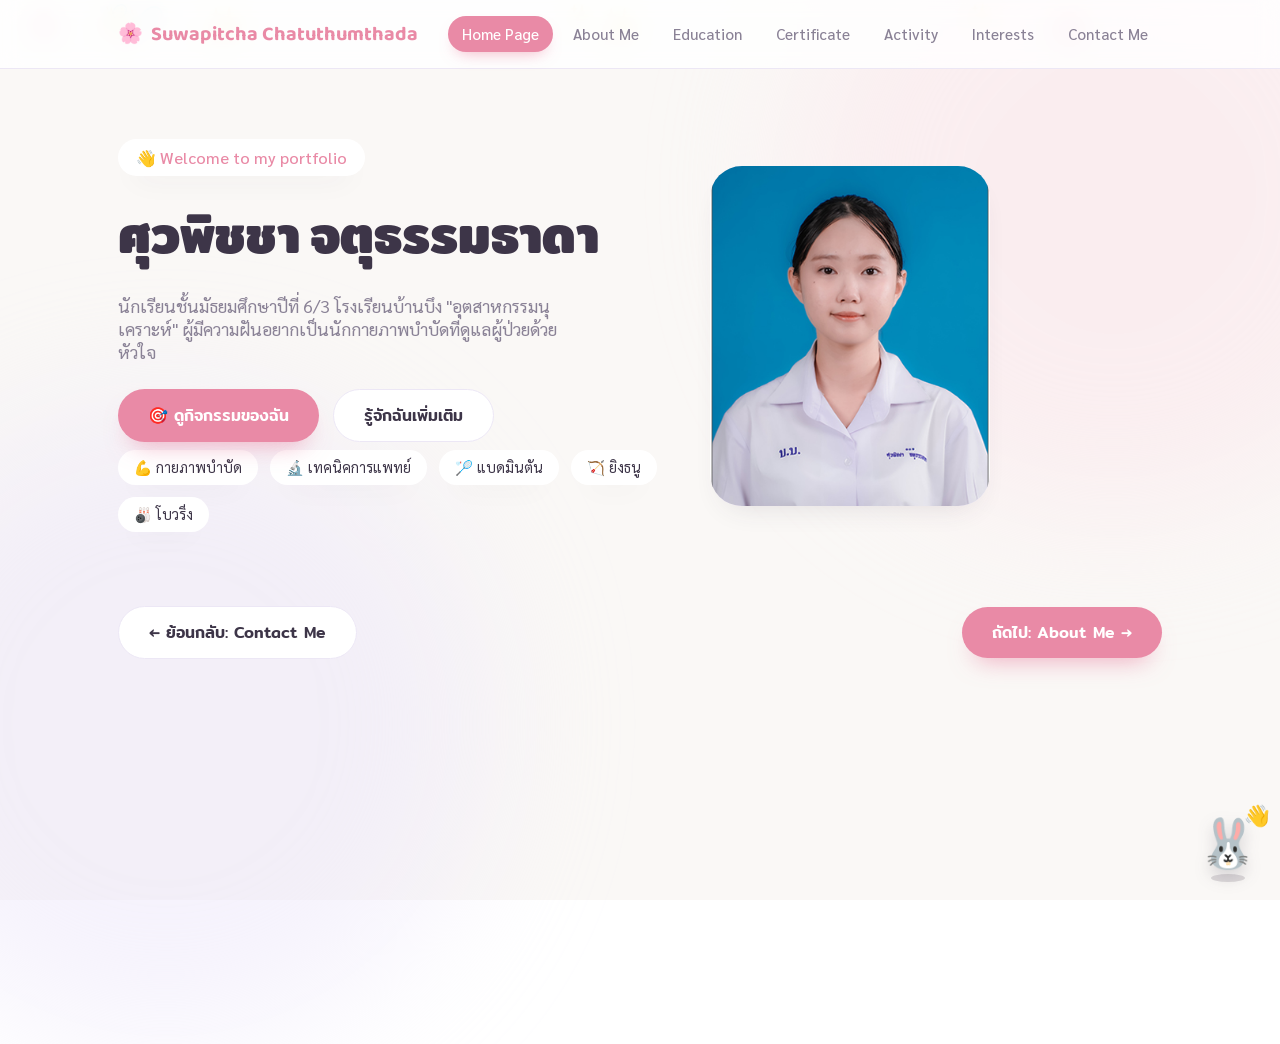
<file: index.html>
<!DOCTYPE html>
<html lang="th">
<head>
<meta charset="UTF-8">
<meta name="viewport" content="width=device-width, initial-scale=1.0">
<title>ศุวพิชชา จตุธรรมธาดา | หน้าแรก</title>
<link rel="stylesheet" href="style.css">
</head>
<body>

<div class="bg-aurora"></div>
<div class="floaties"></div>

<nav class="navbar">
  <div class="nav-inner">
    <a href="index.html" class="brand" data-transition><span class="bloom">🌸</span> Suwapitcha Chatuthumthada</a>
    <ul class="nav-links">
      <li><a href="index.html" class="active" data-transition>Home Page</a></li>
      <li><a href="about.html" data-transition>About Me</a></li>
      <li><a href="education_history.html" data-transition>Education</a></li>
      <li><a href="certificate.html" data-transition>Certificate</a></li>
      <li><a href="activity.html" data-transition>Activity</a></li>
      <li><a href="interests.html" data-transition>Interests</a></li>
      <li><a href="contact.html" data-transition>Contact Me</a></li>
    </ul>
  </div>
</nav>

<main class="wrap">
  <section class="hero">
    <div>
      <span class="badge-pill">👋 Welcome to my portfolio</span>
      <h1>ศุวพิชชา จตุธรรมธาดา</h1>
      <p class="lead">นักเรียนชั้นมัธยมศึกษาปีที่ 6/3 โรงเรียนบ้านบึง "อุตสาหกรรมนุเคราะห์" ผู้มีความฝันอยากเป็นนักกายภาพบำบัดที่ดูแลผู้ป่วยด้วยหัวใจ</p>
      <div style="display:flex; gap:14px; flex-wrap:wrap;">
        <a href="activity.html" class="btn btn-primary" data-transition>🎯 ดูกิจกรรมของฉัน</a>
        <a href="about.html" class="btn btn-ghost" data-transition>รู้จักฉันเพิ่มเติม</a>
      </div>
      <div class="tag-row">
        <span class="tag-chip">💪 กายภาพบำบัด</span>
        <span class="tag-chip">🔬 เทคนิคการแพทย์</span>
        <span class="tag-chip">🏸 แบดมินตัน</span>
        <span class="tag-chip">🏹 ยิงธนู</span>
        <span class="tag-chip">🎳 โบวริ่ง</span>
      </div>
    </div>
    <div class="hero-photo">
      <span class="ph-label">Profile Photo<br><small>images/profile.jpg</small></span>
      <img src="../profile.jpg" alt="รูปโปรไฟล์ของศุวพิชชา" onerror="this.style.display='none'">
    </div>
  </section>

  <div class="page-nav">
    <a href="contact.html" class="btn btn-ghost" data-transition>← ย้อนกลับ: Contact Me</a>
    <a href="about.html" class="btn btn-primary" data-transition>ถัดไป: About Me →</a>
  </div>
</main>

<div class="mascot-wrap" aria-hidden="true">
  <div class="mascot-inner">
    <span class="mascot-char">🐰</span>
    <span class="mascot-prop">👋</span>
  </div>
  <div class="mascot-shadow"></div>
</div>

<script src="script.js"></script>
</body>
</html>
</file>
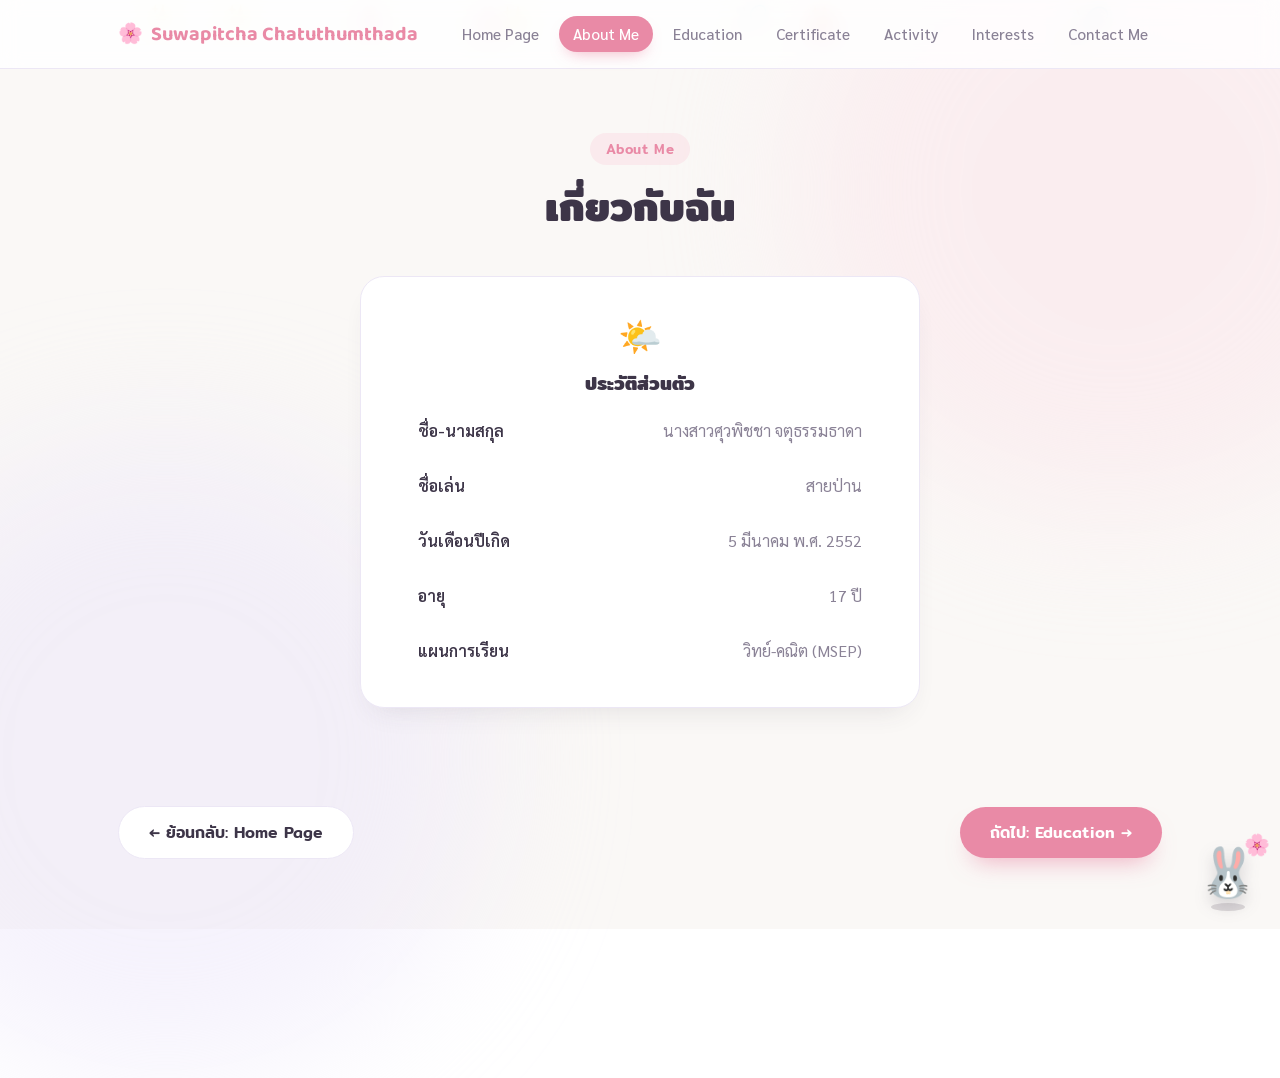
<file: about.html>
<!DOCTYPE html>
<html lang="th">
<head>
<meta charset="UTF-8">
<meta name="viewport" content="width=device-width, initial-scale=1.0">
<title>ศุวพิชชา จตุธรรมธาดา | About Me</title>
<link rel="stylesheet" href="style.css">
</head>
<body>

<div class="bg-aurora"></div>
<div class="floaties"></div>

<nav class="navbar">
  <div class="nav-inner">
    <a href="index.html" class="brand" data-transition><span class="bloom">🌸</span> Suwapitcha Chatuthumthada</a>
    <ul class="nav-links">
      <li><a href="index.html" data-transition>Home Page</a></li>
      <li><a href="about.html" class="active" data-transition>About Me</a></li>
      <li><a href="education_history.html" data-transition>Education</a></li>
      <li><a href="certificate.html" data-transition>Certificate</a></li>
      <li><a href="activity.html" data-transition>Activity</a></li>
      <li><a href="interests.html" data-transition>Interests</a></li>
      <li><a href="contact.html" data-transition>Contact Me</a></li>
    </ul>
  </div>
</nav>

<main class="wrap">
  <section class="section center">
    <span class="eyebrow">About Me</span>
    <h2 class="section-title">เกี่ยวกับฉัน</h2>

    <div class="card" style="max-width:560px; margin:0 auto;">
      <span class="card-emoji">🌤️</span>
      <h3>ประวัติส่วนตัว</h3>
      <ul class="info-list">
        <li><b>ชื่อ-นามสกุล</b> <span class="val">นางสาวศุวพิชชา จตุธรรมธาดา</span></li>
        <li><b>ชื่อเล่น</b> <span class="val">สายป่าน</span></li>
        <li><b>วันเดือนปีเกิด</b> <span class="val">5 มีนาคม พ.ศ. 2552</span></li>
        <li><b>อายุ</b> <span class="val">17 ปี</span></li>
        <li><b>แผนการเรียน</b> <span class="val">วิทย์-คณิต (MSEP)</span></li>
      </ul>
    </div>
  </section>

  <div class="page-nav">
    <a href="index.html" class="btn btn-ghost" data-transition>← ย้อนกลับ: Home Page</a>
    <a href="education_history.html" class="btn btn-primary" data-transition>ถัดไป: Education →</a>
  </div>
</main>

<div class="mascot-wrap" aria-hidden="true">
  <div class="mascot-inner">
    <span class="mascot-char">🐰</span>
    <span class="mascot-prop">🌸</span>
  </div>
  <div class="mascot-shadow"></div>
</div>

<script src="script.js"></script>
</body>
</html>
</file>
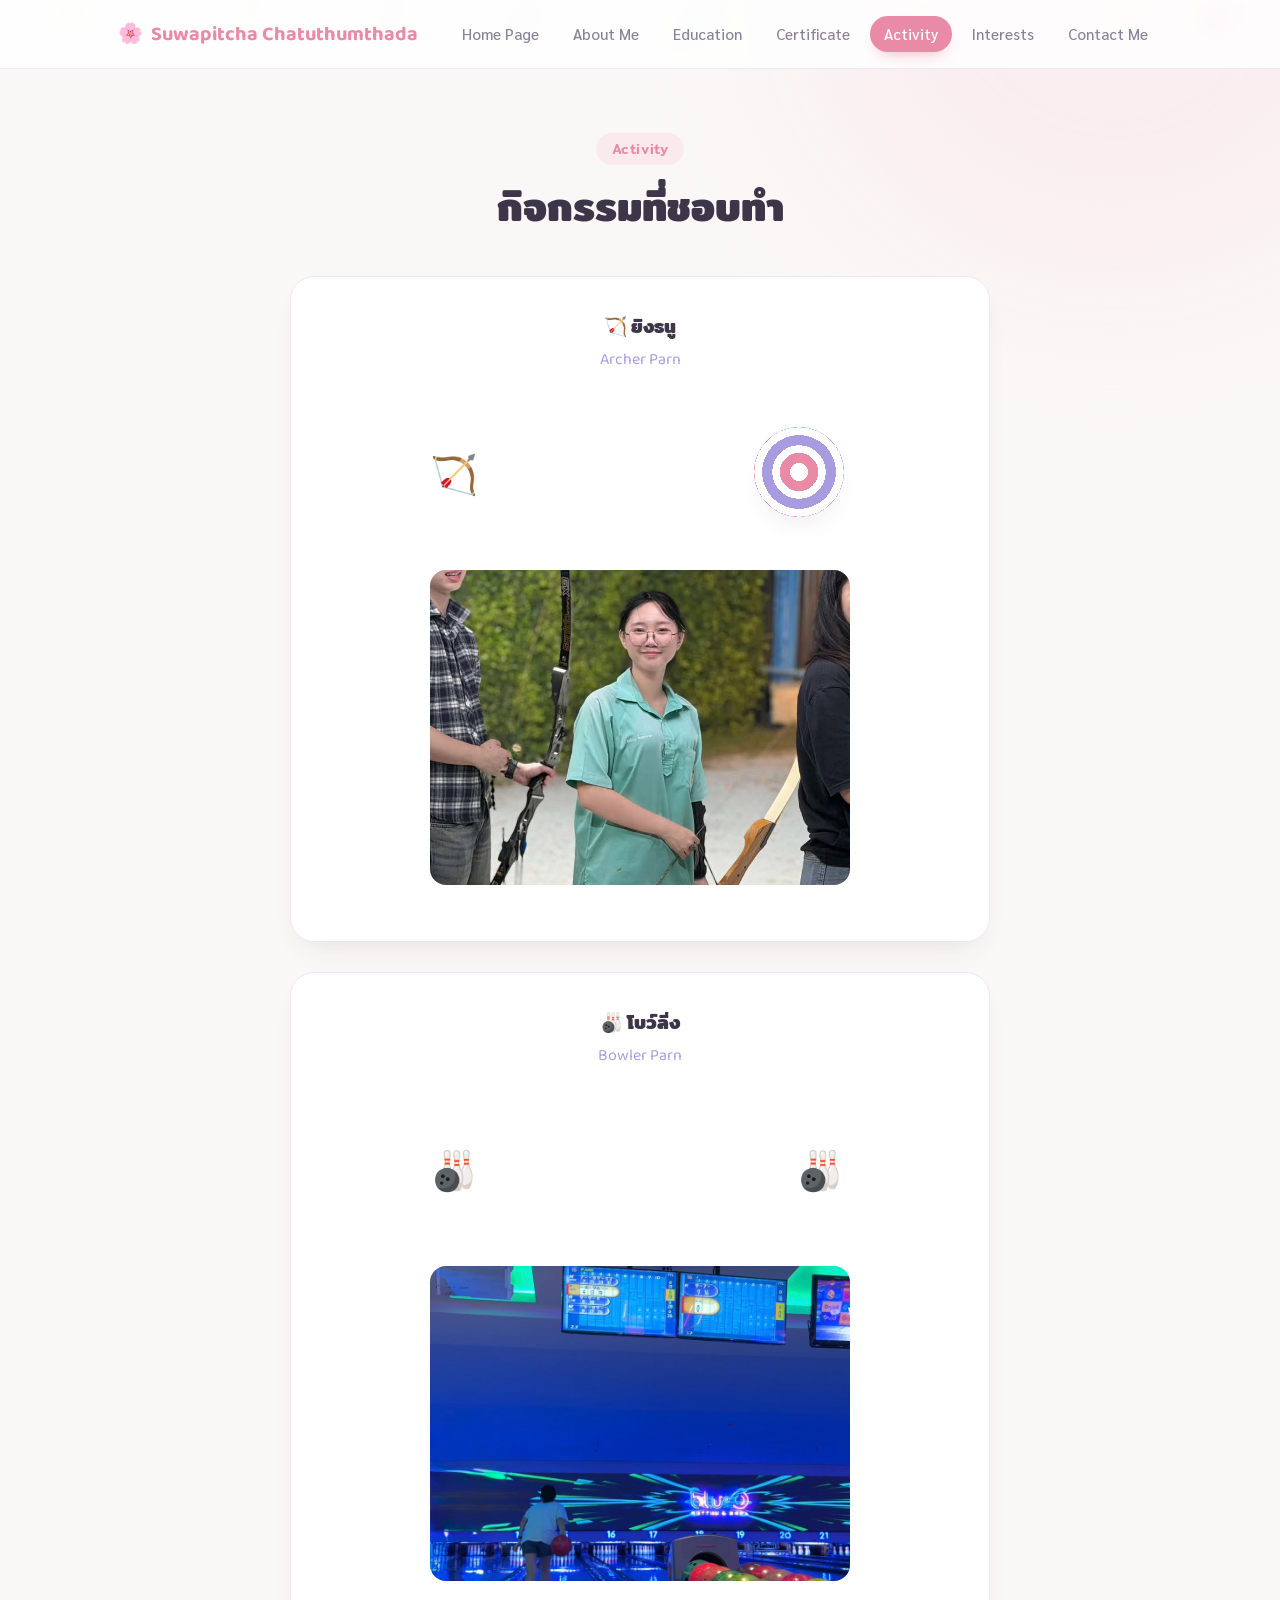
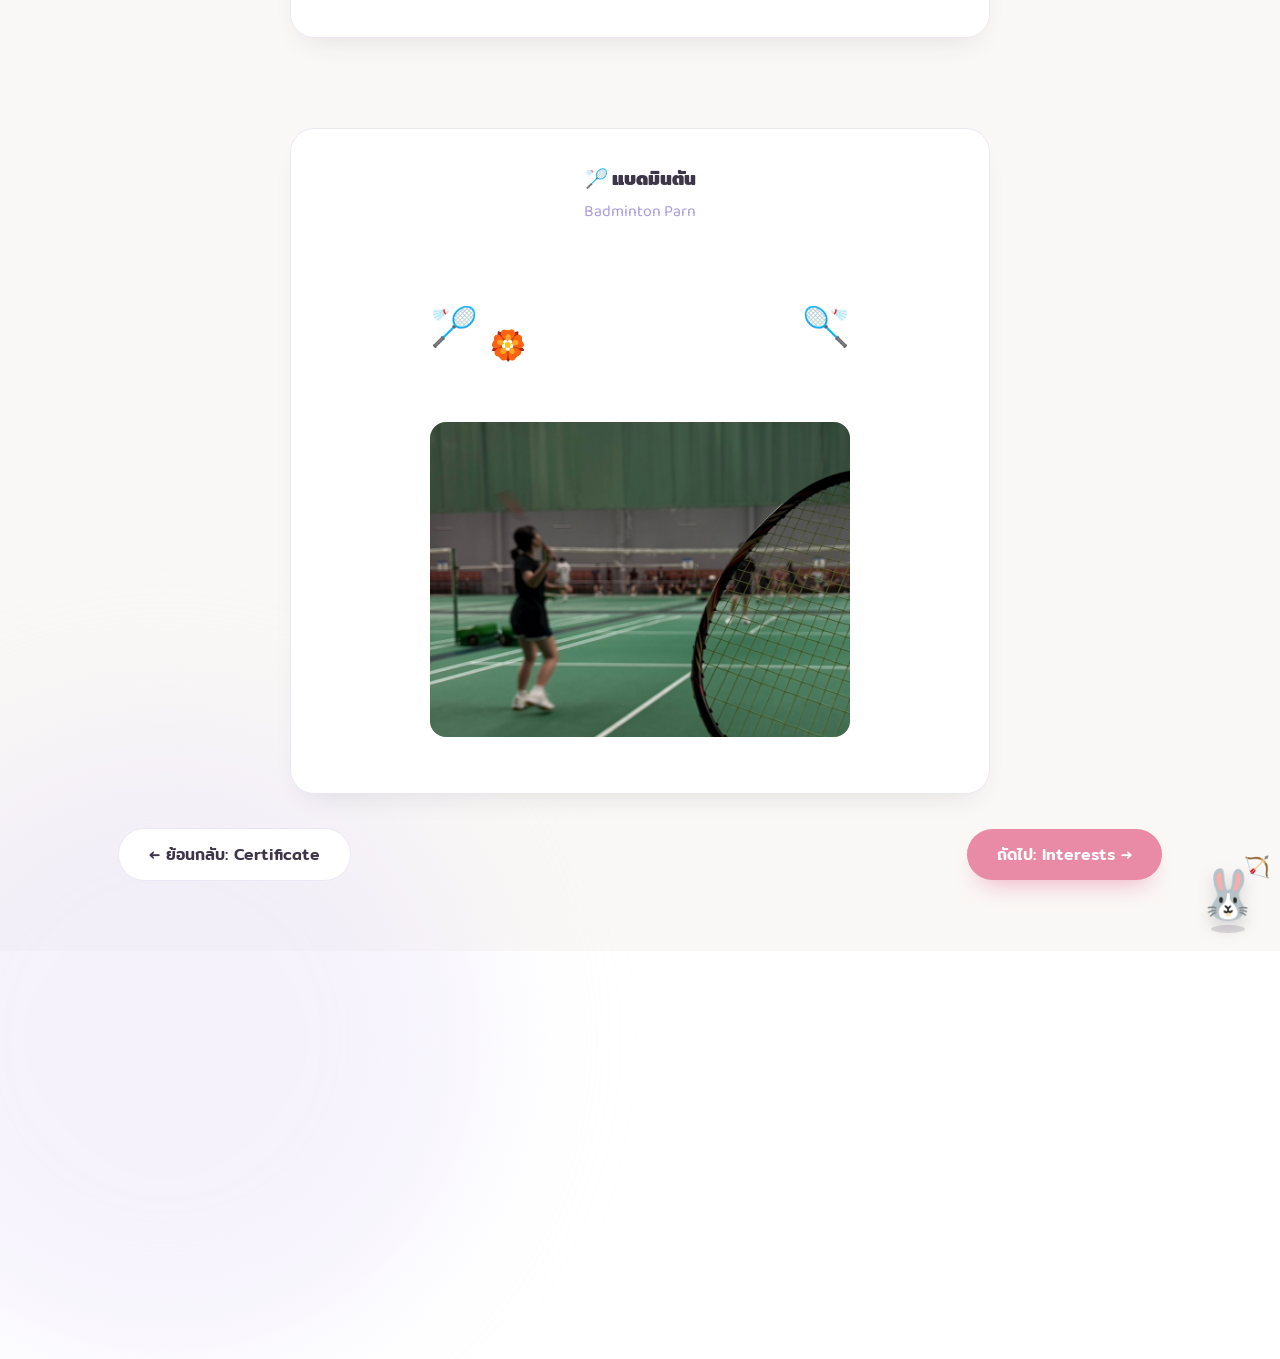
<file: activity.html>
<!DOCTYPE html>
<html lang="th">
<head>
<meta charset="UTF-8">
<meta name="viewport" content="width=device-width, initial-scale=1.0">
<title>ศุวพิชชา จตุธรรมธาดา | Activity</title>
<link rel="stylesheet" href="style.css">
</head>
<body>

<div class="bg-aurora"></div>
<div class="floaties"></div>

<nav class="navbar">
  <div class="nav-inner">
    <a href="index.html" class="brand" data-transition><span class="bloom">🌸</span> Suwapitcha Chatuthumthada</a>
    <ul class="nav-links">
      <li><a href="index.html" data-transition>Home Page</a></li>
      <li><a href="about.html" data-transition>About Me</a></li>
      <li><a href="education_history.html" data-transition>Education</a></li>
      <li><a href="certificate.html" data-transition>Certificate</a></li>
      <li><a href="activity.html" class="active" data-transition>Activity</a></li>
      <li><a href="interests.html" data-transition>Interests</a></li>
      <li><a href="contact.html" data-transition>Contact Me</a></li>
    </ul>
  </div>
</nav>

<main class="wrap">
  <section class="section center">
    <span class="eyebrow">Activity</span>
    <h2 class="section-title">กิจกรรมที่ชอบทำ</h2>

    <div class="card" style="max-width:700px; margin:0 auto; text-align:left;">
      <h3 style="text-align:center;">🏹 ยิงธนู</h3>
      <p style="text-align:center; font-family:'Baloo 2',sans-serif; color:var(--purple); margin-top:-4px;">Archer Parn</p>

      <div class="archery-scene" aria-hidden="true">
        <span class="arrow">🏹</span>
        <span class="target"></span>
      </div>

      <div class="photo-box">
        <span class="ph-label">รูปภาพตอนทำกิจกรรม<br><small>images/activity-archery.jpg</small></span>
        <img src="../archery.jpg" alt="ภาพตอนทำกิจกรรมยิงธนู" onerror="this.style.display='none'">
      </div>
    </div>

    <div class="card" style="max-width:700px; margin:0 auto; text-align:left; margin-top: 30px;">
      <h3 style="text-align:center;">🎳 โบว์ลิ่ง</h3>
      <p style="text-align:center; font-family:'Baloo 2',sans-serif; color:var(--purple); margin-top:-4px;">Bowler Parn</p>

      <div class="bowling-scene" aria-hidden="true">
        <span class="ball">🎳</span>
        <span class="pins">🎳</span>
      </div>

      <div class="photo-box">
        <span class="ph-label" style="height: 300px;">รูปภาพตอนทำกิจกรรม<br></span>
        <img src="../bowler.jpg" alt="ภาพตอนทำกิจกรรมโบว์ลิ่ง" onerror="this.style.display='none'">
      </div>
    </div>
  </section>

  <div class="card" style="max-width:700px; margin:26px auto 0; text-align:left;">
      <h3 style="text-align:center;">🏸 แบดมินตัน</h3>
      <p style="text-align:center; font-family:'Baloo 2',sans-serif; color:var(--purple); margin-top:-4px;">Badminton Parn</p>

      <div class="badminton-scene" aria-hidden="true">
        <span class="racket-left">🏸</span>
        <span class="shuttle">🏵️</span>
        <span class="racket-right">🏸</span>
      </div>

      <div class="photo-box">
        <span class="ph-label">รูปภาพตอนทำกิจกรรม<br><small>images/activity-badminton.jpg</small></span>
        <img src="../Badmintion.jpg" alt="ภาพตอนทำกิจกรรมแบดมินตัน" onerror="this.style.display='none'">
      </div>
    </div>
  </section>

  <div class="page-nav">
    <a href="certificate.html" class="btn btn-ghost" data-transition>← ย้อนกลับ: Certificate</a>
    <a href="interests.html" class="btn btn-primary" data-transition>ถัดไป: Interests →</a>
  </div>
</main>

<div class="mascot-wrap" aria-hidden="true">
  <div class="mascot-inner">
    <span class="mascot-char">🐰</span>
    <span class="mascot-prop">🏹</span>
  </div>
  <div class="mascot-shadow"></div>
</div>

<script src="script.js"></script>
</body>
</html>
</file>
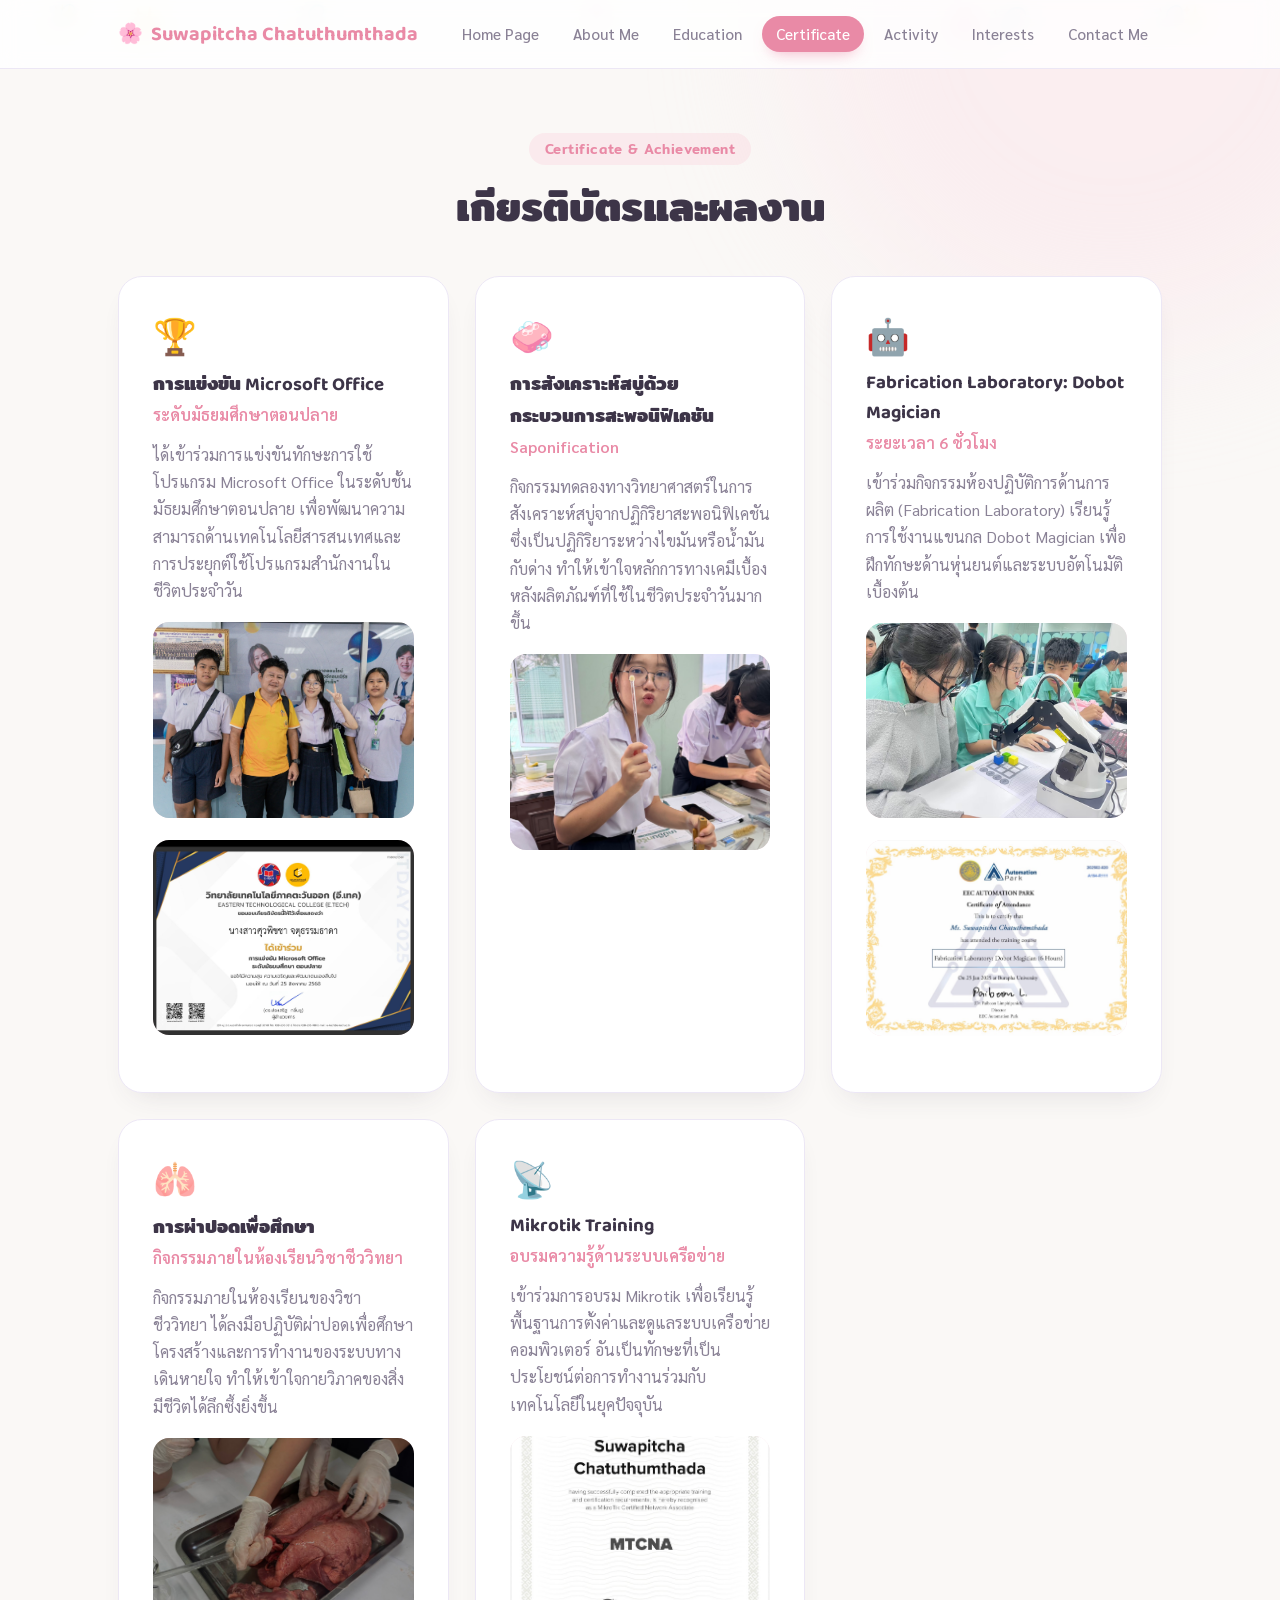
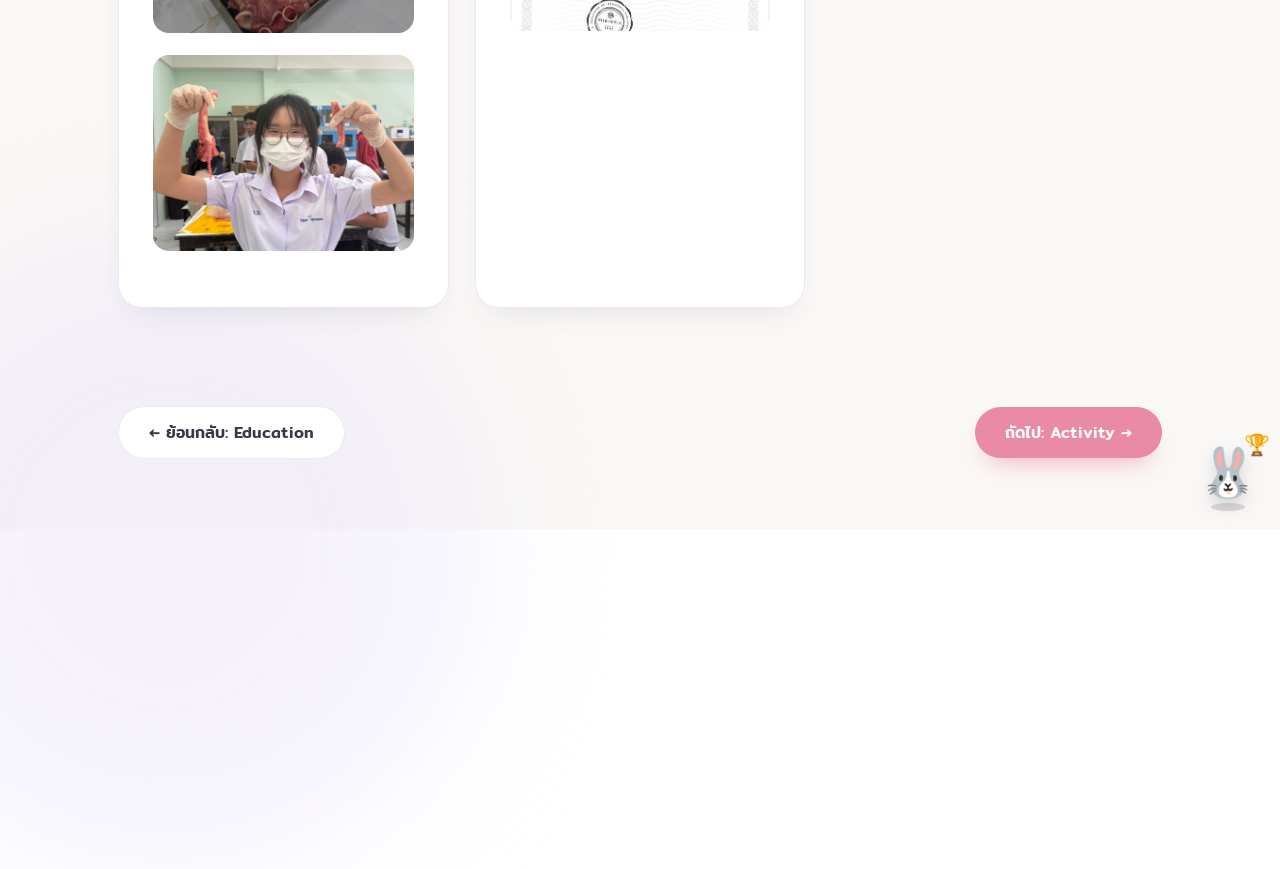
<file: certificate.html>
<!DOCTYPE html>
<html lang="th">
<head>
<meta charset="UTF-8">
<meta name="viewport" content="width=device-width, initial-scale=1.0">
<title>ศุวพิชชา จตุธรรมธาดา | Certificate</title>
<link rel="stylesheet" href="style.css">
</head>
<body>

<div class="bg-aurora"></div>
<div class="floaties"></div>

<nav class="navbar">
  <div class="nav-inner">
    <a href="index.html" class="brand" data-transition><span class="bloom">🌸</span> Suwapitcha Chatuthumthada</a>
    <ul class="nav-links">
      <li><a href="index.html" data-transition>Home Page</a></li>
      <li><a href="about.html" data-transition>About Me</a></li>
      <li><a href="education_history.html" data-transition>Education</a></li>
      <li><a href="certificate.html" class="active" data-transition>Certificate</a></li>
      <li><a href="activity.html" data-transition>Activity</a></li>
      <li><a href="interests.html" data-transition>Interests</a></li>
      <li><a href="contact.html" data-transition>Contact Me</a></li>
    </ul>
  </div>
</nav>

<main class="wrap">
  <section class="section center">
    <span class="eyebrow">Certificate &amp; Achievement</span>
    <h2 class="section-title">เกียรติบัตรและผลงาน</h2>

    <div class="grid grid-2" style="text-align:left;">

      <div class="card">
        <span class="card-emoji">🏆</span>
        <h3>การแข่งขัน Microsoft Office</h3>
        <p style="color:var(--pink); font-weight:600; margin-top:-4px;">ระดับมัธยมศึกษาตอนปลาย</p>
        <p style="color:var(--ink-soft); line-height:1.7;">
          ได้เข้าร่วมการแข่งขันทักษะการใช้โปรแกรม Microsoft Office ในระดับชั้นมัธยมศึกษาตอนปลาย
          เพื่อพัฒนาความสามารถด้านเทคโนโลยีสารสนเทศและการประยุกต์ใช้โปรแกรมสำนักงานในชีวิตประจำวัน
        </p>
        <div class="photo-box">
          <span class="ph-label">รูปภาพตอนทำกิจกรรม<br></span>
          <img src="../Parn1.jpg" alt="ภาพการแข่งขัน Microsoft Office" onerror="this.style.display='none'">
        </div>
        <div class="photo-box">
          <span class="ph-label">เกียรติบัตร<br></span>
          <img src="../Certificate1.jpg" alt="เกียรติบัตรการแข่งขัน Microsoft Office" onerror="this.style.display='none'">
        </div>
      </div>

      <div class="card">
        <span class="card-emoji">🧼</span>
        <h3>การสังเคราะห์สบู่ด้วยกระบวนการสะพอนิฟิเคชัน</h3>
        <p style="color:var(--pink); font-weight:600; margin-top:-4px;">Saponification</p>
        <p style="color:var(--ink-soft); line-height:1.7;">
          กิจกรรมทดลองทางวิทยาศาสตร์ในการสังเคราะห์สบู่จากปฏิกิริยาสะพอนิฟิเคชัน
          ซึ่งเป็นปฏิกิริยาระหว่างไขมันหรือน้ำมันกับด่าง ทำให้เข้าใจหลักการทางเคมีเบื้องหลังผลิตภัณฑ์ที่ใช้ในชีวิตประจำวันมากขึ้น
        </p>
        <div class="photo-box">
          <span class="ph-label">รูปภาพตอนทำกิจกรรม<br><small>images/saponification-activity.jpg</small></span>
          <img src="../saponification-activity.jpg" alt="ภาพกิจกรรมการสังเคราะห์สบู่ด้วยกระบวนการสะพอนิฟิเคชัน" onerror="this.style.display='none'">
        </div>
      </div>

      <div class="card">
        <span class="card-emoji">🤖</span>
        <h3>Fabrication Laboratory: Dobot Magician</h3>
        <p style="color:var(--pink); font-weight:600; margin-top:-4px;">ระยะเวลา 6 ชั่วโมง</p>
        <p style="color:var(--ink-soft); line-height:1.7;">
          เข้าร่วมกิจกรรมห้องปฏิบัติการด้านการผลิต (Fabrication Laboratory) เรียนรู้การใช้งานแขนกล Dobot Magician
          เพื่อฝึกทักษะด้านหุ่นยนต์และระบบอัตโนมัติเบื้องต้น
        </p>
        <div class="photo-box">
          <span class="ph-label">รูปภาพตอนทำกิจกรรม<br><small>images/dobot-magician-activity.jpg</small></span>
          <img src="../Parn3.jpg" alt="ภาพกิจกรรม Fabrication Laboratory Dobot Magician" onerror="this.style.display='none'">
        </div>
        <div class="photo-box">
          <span class="ph-label">เกียรติบัตร<br><small>images/dobot-magician-certificate.jpg</small></span>
          <img src="../Robot_Certificate.jpg" alt="เกียรติบัตร Fabrication Laboratory Dobot Magician" onerror="this.style.display='none'">
        </div>
      </div>

      <div class="card">
        <span class="card-emoji">🫁</span>
        <h3>การผ่าปอดเพื่อศึกษา</h3>
        <p style="color:var(--pink); font-weight:600; margin-top:-4px;">กิจกรรมภายในห้องเรียนวิชาชีววิทยา</p>
        <p style="color:var(--ink-soft); line-height:1.7;">
          กิจกรรมภายในห้องเรียนของวิชาชีววิทยา ได้ลงมือปฏิบัติผ่าปอดเพื่อศึกษาโครงสร้างและการทำงานของระบบทางเดินหายใจ
          ทำให้เข้าใจกายวิภาคของสิ่งมีชีวิตได้ลึกซึ้งยิ่งขึ้น
        </p>
        <div class="photo-box">
          <span class="ph-label">รูปภาพตอนทำกิจกรรม<br><small>images/biology-lung-dissection.jpg</small></span>
          <img src="../Photo1.jpg" alt="ภาพกิจกรรมการผ่าปอดเพื่อศึกษาในวิชาชีววิทยา" onerror="this.style.display='none'">
        </div>
        <div class="photo-box">
          <span class="ph-label">รูปภาพตอนทำกิจกรรม<br><small>images/biology-lung-dissection.jpg</small></span>
          <img src="../Photo2.jpg" alt="ภาพกิจกรรมการผ่าปอดเพื่อศึกษาในวิชาชีววิทยา" onerror="this.style.display='none'">
        </div>
      </div>

      <div class="card">
        <span class="card-emoji">📡</span>
        <h3>Mikrotik Training</h3>
        <p style="color:var(--pink); font-weight:600; margin-top:-4px;">อบรมความรู้ด้านระบบเครือข่าย</p>
        <p style="color:var(--ink-soft); line-height:1.7;">
          เข้าร่วมการอบรม Mikrotik เพื่อเรียนรู้พื้นฐานการตั้งค่าและดูแลระบบเครือข่ายคอมพิวเตอร์
          อันเป็นทักษะที่เป็นประโยชน์ต่อการทำงานร่วมกับเทคโนโลยีในยุคปัจจุบัน
        </p>
        <div class="photo-box">
          <span class="ph-label" style="height: 250px;">รูปภาพตอนทำกิจกรรม<br><small>images/mikrotik-training.jpg</small></span>
          <img src="../Micro.jpg" alt="ภาพกิจกรรมการอบรม Mikrotik" onerror="this.style.display='none'">
        </div>
      </div>

    </div>
  </section>

  <div class="page-nav">
    <a href="education.html" class="btn btn-ghost" data-transition>← ย้อนกลับ: Education</a>
    <a href="activity.html" class="btn btn-primary" data-transition>ถัดไป: Activity →</a>
  </div>
</main>

<div class="mascot-wrap" aria-hidden="true">
  <div class="mascot-inner">
    <span class="mascot-char">🐰</span>
    <span class="mascot-prop">🏆</span>
  </div>
  <div class="mascot-shadow"></div>
</div>

<script src="script.js"></script>
</body>
</html>
</file>
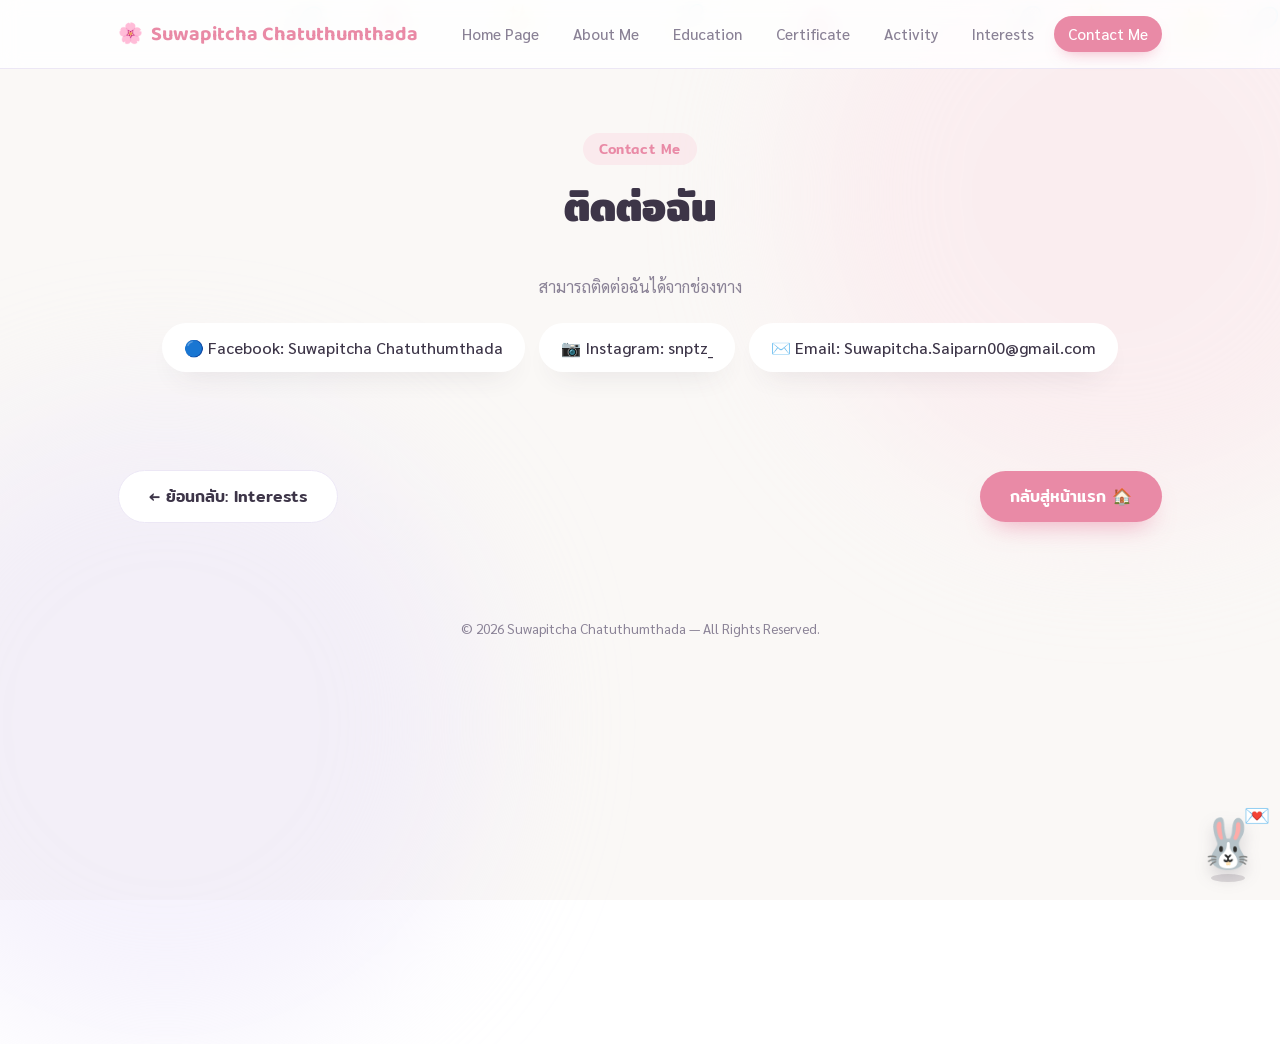
<file: contact.html>
<!DOCTYPE html>
<html lang="th">
<head>
<meta charset="UTF-8">
<meta name="viewport" content="width=device-width, initial-scale=1.0">
<title>ศุวพิชชา จตุธรรมธาดา | Contact Me</title>
<link rel="stylesheet" href="style.css">
</head>
<body>

<div class="bg-aurora"></div>
<div class="floaties"></div>

<nav class="navbar">
  <div class="nav-inner">
    <a href="index.html" class="brand" data-transition><span class="bloom">🌸</span> Suwapitcha Chatuthumthada</a>
    <ul class="nav-links">
      <li><a href="index.html" data-transition>Home Page</a></li>
      <li><a href="about.html" data-transition>About Me</a></li>
      <li><a href="education_history.html" data-transition>Education</a></li>
      <li><a href="certificate.html" data-transition>Certificate</a></li>
      <li><a href="activity.html" data-transition>Activity</a></li>
      <li><a href="interests.html" data-transition>Interests</a></li>
      <li><a href="contact.html" class="active" data-transition>Contact Me</a></li>
    </ul>
  </div>
</nav>

<main class="wrap">
  <section class="section center">
    <span class="eyebrow">Contact Me</span>
    <h2 class="section-title">ติดต่อฉัน</h2>
    <p style="color:var(--ink-soft);">สามารถติดต่อฉันได้จากช่องทาง</p>

    <div class="contact-links">
      <a href="https://facebook.com" target="_blank" rel="noopener">🔵 Facebook: Suwapitcha Chatuthumthada</a>
      <a href="https://instagram.com" target="_blank" rel="noopener">📷 Instagram: snptz_</a>
      <a href="mailto:Suwapitcha.Saioarn00@gmail.com">✉️ Email: Suwapitcha.Saiparn00@gmail.com</a>
    </div>
  </section>

  <div class="page-nav">
    <a href="interests.html" class="btn btn-ghost" data-transition>← ย้อนกลับ: Interests</a>
    <a href="index.html" class="btn btn-primary" data-transition>กลับสู่หน้าแรก 🏠</a>
  </div>

  <footer>© 2026 Suwapitcha Chatuthumthada — All Rights Reserved.</footer>
</main>

<div class="mascot-wrap" aria-hidden="true">
  <div class="mascot-inner">
    <span class="mascot-char">🐰</span>
    <span class="mascot-prop">💌</span>
  </div>
  <div class="mascot-shadow"></div>
</div>

<script src="script.js"></script>
</body>
</html>
</file>
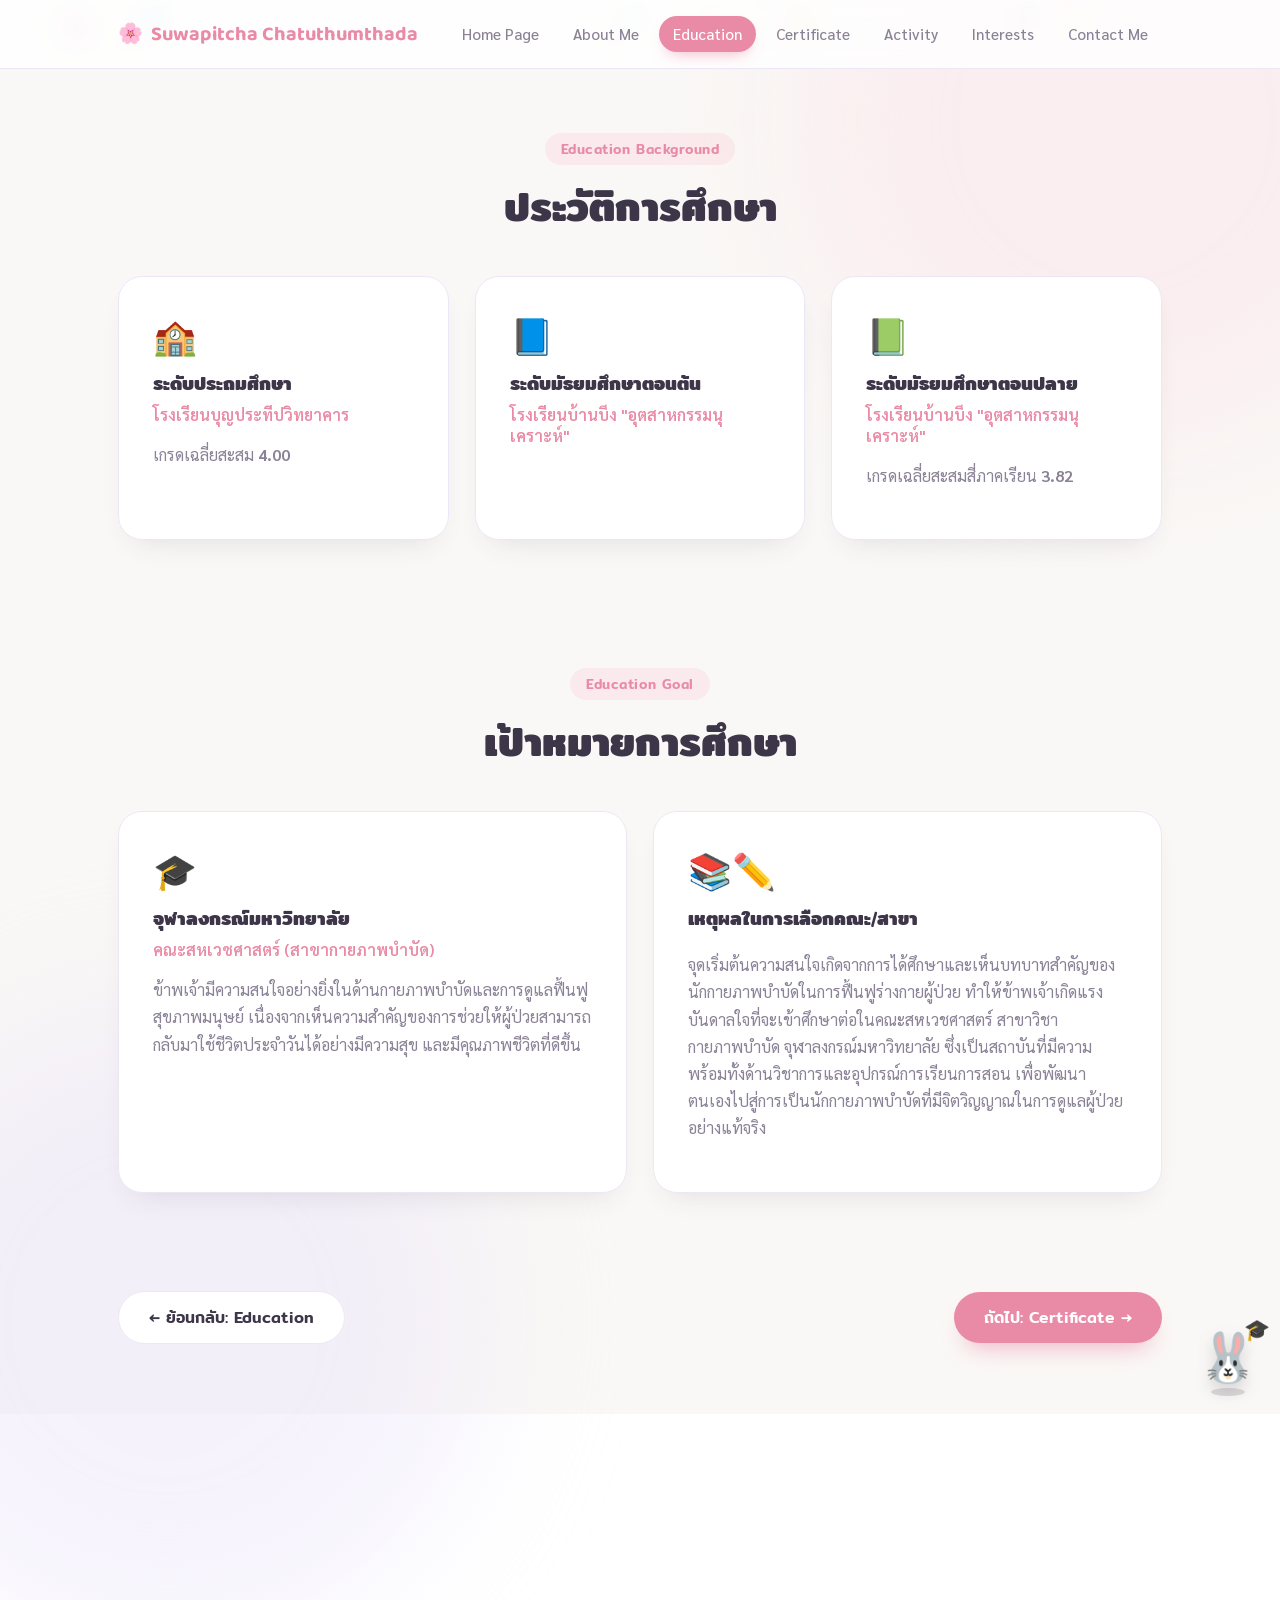
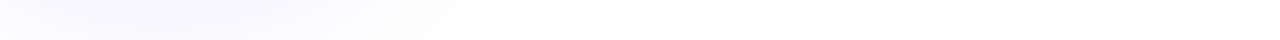
<file: education_history.html>
<!DOCTYPE html>
<html lang="th">
<head>
<meta charset="UTF-8">
<meta name="viewport" content="width=device-width, initial-scale=1.0">
<title>ศุวพิชชา จตุธรรมธาดา | Education</title>
<link rel="stylesheet" href="style.css">
</head>
<body>

<div class="bg-aurora"></div>
<div class="floaties"></div>

<nav class="navbar">
  <div class="nav-inner">
    <a href="index.html" class="brand" data-transition><span class="bloom">🌸</span> Suwapitcha Chatuthumthada</a>
    <ul class="nav-links">
      <li><a href="index.html" data-transition>Home Page</a></li>
      <li><a href="about.html" data-transition>About Me</a></li>
      <li><a href="education_history.html" class="active" data-transition>Education</a></li>
      <li><a href="certificate.html" data-transition>Certificate</a></li>
      <li><a href="activity.html" data-transition>Activity</a></li>
      <li><a href="interests.html" data-transition>Interests</a></li>
      <li><a href="contact.html" data-transition>Contact Me</a></li>
    </ul>
  </div>
</nav>

<main class="wrap">
  <section class="section center">
    <span class="eyebrow">Education Background</span>
    <h2 class="section-title">ประวัติการศึกษา</h2>

    <div class="grid grid-3" style="text-align:left;">
      <div class="card">
        <span class="card-emoji">🏫</span>
        <h3>ระดับประถมศึกษา</h3>
        <p style="color:var(--pink); font-weight:600; margin-top:-4px;">โรงเรียนบุญประทีปวิทยาคาร</p>
        <p style="color:var(--ink-soft); line-height:1.7;">
          เกรดเฉลี่ยสะสม <strong>4.00</strong>
        </p>
      </div>
      <div class="card">
        <span class="card-emoji">📘</span>
        <h3>ระดับมัธยมศึกษาตอนต้น</h3>
        <p style="color:var(--pink); font-weight:600; margin-top:-4px;">โรงเรียนบ้านบึง "อุตสาหกรรมนุเคราะห์"</p>
        <p style="color:var(--ink-soft); line-height:1.7;">
          &nbsp;
        </p>
      </div>
      <div class="card">
        <span class="card-emoji">📗</span>
        <h3>ระดับมัธยมศึกษาตอนปลาย</h3>
        <p style="color:var(--pink); font-weight:600; margin-top:-4px;">โรงเรียนบ้านบึง "อุตสาหกรรมนุเคราะห์"</p>
        <p style="color:var(--ink-soft); line-height:1.7;">
          เกรดเฉลี่ยสะสมสี่ภาคเรียน <strong>3.82</strong>
        </p>
      </div>
    </div>
  </section>

  <section class="section center">
    <span class="eyebrow">Education Goal</span>
    <h2 class="section-title">เป้าหมายการศึกษา</h2>

    <div class="grid grid-2" style="text-align:left;">
      <div class="card">
        <span class="card-emoji">🎓</span>
        <h3>จุฬาลงกรณ์มหาวิทยาลัย</h3>
        <p style="color:var(--pink); font-weight:600; margin-top:-4px;">คณะสหเวชศาสตร์ (สาขากายภาพบำบัด)</p>
        <p style="color:var(--ink-soft); line-height:1.7;">
          ข้าพเจ้ามีความสนใจอย่างยิ่งในด้านกายภาพบำบัดและการดูแลฟื้นฟูสุขภาพมนุษย์
          เนื่องจากเห็นความสำคัญของการช่วยให้ผู้ป่วยสามารถกลับมาใช้ชีวิตประจำวันได้อย่างมีความสุข
          และมีคุณภาพชีวิตที่ดีขึ้น
        </p>
      </div>
      <div class="card">
        <span class="card-emoji">📚✏️</span>
        <h3>เหตุผลในการเลือกคณะ/สาขา</h3>
        <p style="color:var(--ink-soft); line-height:1.7;">
          จุดเริ่มต้นความสนใจเกิดจากการได้ศึกษาและเห็นบทบาทสำคัญของนักกายภาพบำบัดในการฟื้นฟูร่างกายผู้ป่วย
          ทำให้ข้าพเจ้าเกิดแรงบันดาลใจที่จะเข้าศึกษาต่อในคณะสหเวชศาสตร์ สาขาวิชากายภาพบำบัด
          จุฬาลงกรณ์มหาวิทยาลัย ซึ่งเป็นสถาบันที่มีความพร้อมทั้งด้านวิชาการและอุปกรณ์การเรียนการสอน
          เพื่อพัฒนาตนเองไปสู่การเป็นนักกายภาพบำบัดที่มีจิตวิญญาณในการดูแลผู้ป่วยอย่างแท้จริง
        </p>
      </div>
    </div>
  </section>

  <div class="page-nav">
    <a href="education_history.html" class="btn btn-ghost" data-transition>← ย้อนกลับ: Education</a>
    <a href="certificate.html" class="btn btn-primary" data-transition>ถัดไป: Certificate →</a>
  </div>
</main>

<div class="mascot-wrap" aria-hidden="true">
  <div class="mascot-inner">
    <span class="mascot-char">🐰</span>
    <span class="mascot-prop">🎓</span>
  </div>
  <div class="mascot-shadow"></div>
</div>

<script src="script.js"></script>
</body>
</html>
</file>
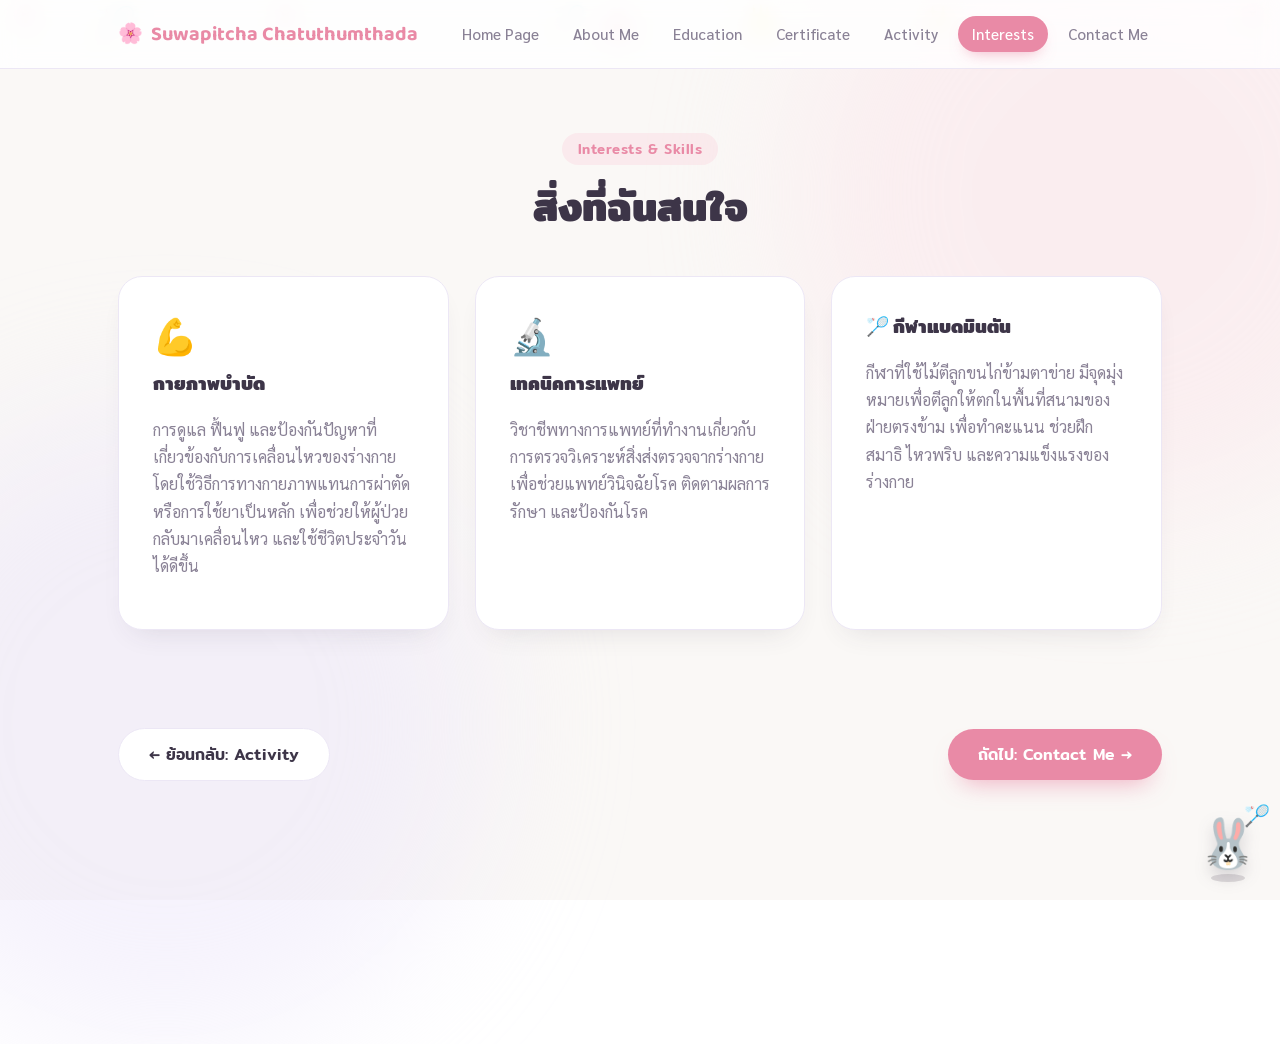
<file: interests.html>
<!DOCTYPE html>
<html lang="th">
<head>
<meta charset="UTF-8">
<meta name="viewport" content="width=device-width, initial-scale=1.0">
<title>ศุวพิชชา จตุธรรมธาดา | Interests</title>
<link rel="stylesheet" href="style.css">
</head>
<body>

<div class="bg-aurora"></div>
<div class="floaties"></div>

<nav class="navbar">
  <div class="nav-inner">
    <a href="index.html" class="brand" data-transition><span class="bloom">🌸</span> Suwapitcha Chatuthumthada</a>
    <ul class="nav-links">
      <li><a href="index.html" data-transition>Home Page</a></li>
      <li><a href="about.html" data-transition>About Me</a></li>
      <li><a href="education_history.html" data-transition>Education</a></li>
      <li><a href="certificate.html" data-transition>Certificate</a></li>
      <li><a href="activity.html" data-transition>Activity</a></li>
      <li><a href="interests.html" class="active" data-transition>Interests</a></li>
      <li><a href="contact.html" data-transition>Contact Me</a></li>
    </ul>
  </div>
</nav>

<main class="wrap">
  <section class="section center">
    <span class="eyebrow">Interests &amp; Skills</span>
    <h2 class="section-title">สิ่งที่ฉันสนใจ</h2>

    <div class="grid grid-3" style="text-align:left;">
      <div class="card">
        <span class="card-emoji">💪</span>
        <h3>กายภาพบำบัด</h3>
        <p style="color:var(--ink-soft); line-height:1.7;">
          การดูแล ฟื้นฟู และป้องกันปัญหาที่เกี่ยวข้องกับการเคลื่อนไหวของร่างกาย
          โดยใช้วิธีการทางกายภาพแทนการผ่าตัดหรือการใช้ยาเป็นหลัก เพื่อช่วยให้ผู้ป่วยกลับมาเคลื่อนไหว
          และใช้ชีวิตประจำวันได้ดีขึ้น
        </p>
      </div>
      <div class="card">
        <span class="card-emoji">🔬</span>
        <h3>เทคนิคการแพทย์</h3>
        <p style="color:var(--ink-soft); line-height:1.7;">
          วิชาชีพทางการแพทย์ที่ทำงานเกี่ยวกับการตรวจวิเคราะห์สิ่งส่งตรวจจากร่างกาย
          เพื่อช่วยแพทย์วินิจฉัยโรค ติดตามผลการรักษา และป้องกันโรค
        </p>
      </div>
      <div class="card">
        <h3><span class="shuttle-bounce">🏸</span> กีฬาแบดมินตัน</h3>
        <p style="color:var(--ink-soft); line-height:1.7;">
          กีฬาที่ใช้ไม้ตีลูกขนไก่ข้ามตาข่าย มีจุดมุ่งหมายเพื่อตีลูกให้ตกในพื้นที่สนามของฝ่ายตรงข้าม
          เพื่อทำคะแนน ช่วยฝึกสมาธิ ไหวพริบ และความแข็งแรงของร่างกาย
        </p>
      </div>
    </div>
  </section>

  <div class="page-nav">
    <a href="activity.html" class="btn btn-ghost" data-transition>← ย้อนกลับ: Activity</a>
    <a href="contact.html" class="btn btn-primary" data-transition>ถัดไป: Contact Me →</a>
  </div>
</main>

<div class="mascot-wrap" aria-hidden="true">
  <div class="mascot-inner">
    <span class="mascot-char">🐰</span>
    <span class="mascot-prop">🏸</span>
  </div>
  <div class="mascot-shadow"></div>
</div>

<script src="script.js"></script>
</body>
</html>
</file>
<file: style.css>
/* =========================================================
   ศวพิชชา จตุธรรมธาดา — Portfolio Stylesheet
   ธีม: การ์ตูนสดใส หลายสีพาสเทล อ่อนโยน ไม่จัดจ้านเกินไป
   ========================================================= */

@import url('https://fonts.googleapis.com/css2?family=Baloo+2:wght@500;600;700;800&family=Mitr:wght@300;400;500;600&family=Sarabun:wght@300;400;500;600;700&display=swap');

:root{
  /* minimal 2-accent palette: warm rose + soft lavender, on a calm neutral base */
  --pink:   #e98aa6;
  --pink-soft: #fbe4ea;
  --purple: #a99be0;
  --lavender: #ece6fa;
  --mint:   #e98aa6;   /* kept as alias so older rules still resolve */
  --peach:  #fbe4ea;
  --sky:    #ece6fa;
  --ink:    #3d3548;
  --ink-soft: #8a8296;
  --white:  #ffffff;
  --card:   #ffffff;
  --card-solid: #ffffff;
  --line: #ece7f5;
  --bg: #faf8f6;
  --shadow: 0 14px 30px -16px rgba(61, 53, 72, 0.16);
  --radius: 24px;
  --radius-sm: 16px;
}

*{ box-sizing: border-box; }

html{
  scroll-behavior: smooth;
}

body{
  margin:0;
  min-height:100vh;
  font-family:'Sarabun','Mitr',sans-serif;
  color: var(--ink);
  overflow-x:hidden;
  position:relative;
  opacity:0;
  animation: pageFadeIn .6s ease forwards;
}

body.page-leave{
  animation: pageFadeOut .35s ease forwards;
}

@keyframes pageFadeIn{
  from{ opacity:0; transform: translateY(14px); }
  to{ opacity:1; transform: translateY(0); }
}
@keyframes pageFadeOut{
  from{ opacity:1; transform: translateY(0); }
  to{ opacity:0; transform: translateY(-14px); }
}

/* ---------- Calm minimal background ---------- */
.bg-aurora{
  position:fixed;
  inset:0;
  z-index:-3;
  background: var(--bg);
}
.bg-aurora::before,
.bg-aurora::after{
  content:"";
  position:absolute;
  width: 52vw;
  height: 52vw;
  max-width: 640px;
  max-height: 640px;
  border-radius: 50%;
  filter: blur(70px);
  opacity: .5;
  animation: driftSlow 26s ease-in-out infinite;
}
.bg-aurora::before{
  top: -14%;
  right: -12%;
  background: var(--pink-soft);
}
.bg-aurora::after{
  bottom: -16%;
  left: -12%;
  background: var(--lavender);
  animation-delay: -13s;
}
@keyframes driftSlow{
  0%,100%{ transform: translate(0,0) scale(1); }
  50%{ transform: translate(-3%, 3%) scale(1.06); }
}

/* floating decorative emoji particles — few and quiet */
.floaties{
  position:fixed;
  inset:0;
  z-index:-2;
  pointer-events:none;
  overflow:hidden;
}
.floaty{
  position:absolute;
  font-size: 1.4rem;
  opacity:.3;
  animation: floatUp linear infinite;
  filter: drop-shadow(0 6px 10px rgba(80,50,120,.1));
}
@keyframes floatUp{
  0%{ transform: translateY(10vh) translateX(0) rotate(0deg); opacity:0; }
  10%{ opacity:.6; }
  50%{ transform: translateY(-45vh) translateX(20px) rotate(15deg); }
  90%{ opacity:.5; }
  100%{ transform: translateY(-105vh) translateX(-10px) rotate(-10deg); opacity:0; }
}

/* ---------- Layout shell ---------- */
.wrap{
  max-width: 1100px;
  margin: 0 auto;
  padding: 0 28px;
}

/* ---------- Navbar ---------- */
.navbar{
  position: sticky;
  top:0;
  z-index: 50;
  backdrop-filter: blur(10px);
  background: rgba(255,255,255,0.82);
  border-bottom: 1px solid var(--line);
}
.nav-inner{
  max-width:1100px;
  margin:0 auto;
  padding: 16px 28px;
  display:flex;
  align-items:center;
  justify-content:space-between;
  flex-wrap:wrap;
  gap: 10px;
}
.brand{
  font-family:'Baloo 2', sans-serif;
  font-weight:700;
  font-size:1.25rem;
  color: var(--pink);
  text-decoration:none;
  display:flex;
  align-items:center;
  gap:8px;
}
.brand .bloom{
  display:inline-block;
  animation: spinSlow 7s linear infinite;
}
@keyframes spinSlow{ to{ transform: rotate(360deg); } }

.nav-links{
  display:flex;
  gap: 6px;
  flex-wrap:wrap;
  list-style:none;
  margin:0; padding:0;
}
.nav-links a{
  text-decoration:none;
  color: var(--ink-soft);
  font-weight:500;
  padding: 8px 14px;
  border-radius: 999px;
  font-size: .95rem;
  transition: transform .2s ease, background .2s ease, color .2s ease;
  display:inline-block;
}
.nav-links a:hover{
  background: var(--pink-soft);
  color: var(--ink);
  transform: translateY(-2px) scale(1.04);
}
.nav-links a.active{
  background: var(--pink);
  color: white;
  box-shadow: 0 8px 16px -8px rgba(233,138,166,.7);
}

/* ---------- Eyebrow / headings ---------- */
.eyebrow{
  display:inline-block;
  font-family:'Mitr', sans-serif;
  color: var(--pink);
  font-weight:500;
  letter-spacing: .04em;
  background: rgba(255,143,171,.12);
  padding: 5px 16px;
  border-radius:999px;
  font-size:.85rem;
  margin-bottom: 10px;
}
h1,h2,h3{
  font-family:'Baloo 2', 'Mitr', sans-serif;
  color: var(--ink);
  margin:0 0 8px;
}
.section-title{
  font-size: clamp(1.7rem, 4vw, 2.5rem);
  margin-bottom: 34px;
}
.section{
  padding: 64px 0;
}
.center{ text-align:center; }

/* ---------- Cards ---------- */
.card{
  background: var(--card);
  border: 1px solid var(--line);
  border-radius: var(--radius);
  box-shadow: var(--shadow);
  padding: 34px;
  transition: transform .3s cubic-bezier(.2,.8,.3,1.2), box-shadow .3s ease;
}
.card:hover{
  transform: translateY(-5px);
  box-shadow: 0 22px 38px -18px rgba(61,53,72,.24);
}
.card-emoji{
  font-size: 2.2rem;
  display:inline-block;
  margin-bottom: 10px;
  animation: wiggle 4s ease-in-out infinite;
}
@keyframes wiggle{
  0%,100%{ transform: rotate(-6deg); }
  50%{ transform: rotate(6deg); }
}

.grid{
  display:grid;
  gap: 26px;
}
.grid-2{ grid-template-columns: repeat(auto-fit, minmax(280px,1fr)); }
.grid-3{ grid-template-columns: repeat(auto-fit, minmax(220px,1fr)); }

/* ---------- Buttons ---------- */
.btn{
  position:relative;
  overflow:hidden;
  display:inline-flex;
  align-items:center;
  gap:8px;
  border:none;
  cursor:pointer;
  font-family:'Mitr', sans-serif;
  font-size:1rem;
  font-weight:500;
  padding: 13px 30px;
  border-radius:999px;
  text-decoration:none;
  transition: transform .2s cubic-bezier(.3,1.4,.5,1), box-shadow .2s ease, filter .2s ease;
}
.btn:active{ transform: scale(.94); }
.btn-primary{
  background: var(--pink);
  color:white;
  box-shadow: 0 14px 24px -12px rgba(233,138,166,.7);
}
.btn-primary:hover{ transform: translateY(-3px) scale(1.03); filter:brightness(1.04); }
.btn-ghost{
  background: white;
  color: var(--ink);
  border: 1.5px solid var(--line);
}
.btn-ghost:hover{ transform: translateY(-3px) scale(1.03); background: var(--lavender); border-color: var(--lavender); }

.ripple{
  position:fixed;
  pointer-events:none;
  border-radius:50%;
  transform: translate(-50%,-50%) scale(0);
  z-index: 9999;
  animation: rippleOut .6s ease-out forwards;
}
@keyframes rippleOut{
  to{ transform: translate(-50%,-50%) scale(1); opacity:0; }
}

.sparkle-burst{
  position:fixed;
  pointer-events:none;
  font-size: 1rem;
  z-index: 9999;
  animation: sparkleFly .7s ease-out forwards;
}
@keyframes sparkleFly{
  0%{ transform: translate(-50%,-50%) scale(.4) rotate(0); opacity:1; }
  100%{ transform: translate(var(--dx), var(--dy)) scale(1) rotate(180deg); opacity:0; }
}

/* ---------- Page nav (next/back) ---------- */
.page-nav{
  display:flex;
  justify-content:space-between;
  align-items:center;
  gap: 14px;
  padding: 34px 0 70px;
  flex-wrap:wrap;
}
.page-nav .spacer{ flex:1; }

/* ---------- Hero ---------- */
.hero{
  padding: 70px 0 40px;
  display:grid;
  grid-template-columns: 1.1fr .9fr;
  gap: 40px;
  align-items:center;
}
@media (max-width: 820px){
  .hero{ grid-template-columns: 1fr; text-align:center; }
  .hero-photo{ margin: 0 auto; }
}
.badge-pill{
  display:inline-flex;
  align-items:center;
  gap:8px;
  background: white;
  padding: 8px 18px;
  border-radius:999px;
  font-weight:500;
  color: var(--pink);
  box-shadow: var(--shadow);
  margin-bottom: 18px;
  animation: bob 3s ease-in-out infinite;
}
@keyframes bob{
  0%,100%{ transform: translateY(0); }
  50%{ transform: translateY(-6px); }
}
.hero h1{
  font-size: clamp(2.1rem, 5vw, 3.2rem);
}
.hero p.lead{
  color: var(--ink-soft);
  font-size:1.1rem;
  max-width: 46ch;
  margin: 14px 0 26px;
}
@media (max-width:820px){ .hero p.lead{ margin-left:auto; margin-right:auto; } }

.hero-photo{
  position:relative;
  width: 280px;
  height: 340px;
  border-radius: 32px;
  background: linear-gradient(160deg, var(--pink-soft), var(--lavender));
  display:flex;
  align-items:center;
  justify-content:center;
  color: var(--ink-soft);
  font-family:'Mitr', sans-serif;
  font-weight:500;
  box-shadow: var(--shadow);
  animation: floatCard 5s ease-in-out infinite;
  overflow:hidden;
  text-align:center;
  padding: 20px;
}
.hero-photo img{
  position:absolute; inset:0;
  width:100%; height:100%;
  object-fit:cover;
}
.ph-label{ position:relative; z-index:0; line-height:1.6; }
.ph-label small{ opacity:.75; font-size:.75rem; display:block; margin-top:4px; }
@keyframes floatCard{
  0%,100%{ transform: translateY(0) rotate(-1.5deg); }
  50%{ transform: translateY(-14px) rotate(1.5deg); }
}
.hero-photo::before{
  content:"✨";
  position:absolute;
  font-size:1.6rem;
  top:14px; right:18px;
  animation: twinkle 2.2s ease-in-out infinite;
}
@keyframes twinkle{
  0%,100%{ opacity:.3; transform: scale(.8); }
  50%{ opacity:1; transform: scale(1.15); }
}

.tag-row{
  display:flex;
  gap:12px;
  flex-wrap:wrap;
  margin-top: 8px;
}
@media (max-width:820px){ .tag-row{ justify-content:center; } }
.tag-chip{
  background:white;
  padding: 8px 16px;
  border-radius: 999px;
  font-size:.9rem;
  box-shadow: var(--shadow);
  display:inline-flex; align-items:center; gap:6px;
  transition: transform .25s ease;
}
.tag-chip:hover{ transform: translateY(-4px) scale(1.05); }

/* ---------- Info list card (About) ---------- */
.info-list{
  list-style:none;
  margin:0; padding:0;
  display:grid;
  gap: 10px;
  max-width: 480px;
  margin: 0 auto;
}
.info-list li{
  display:flex;
  justify-content:space-between;
  gap: 14px;
  background: rgba(255,255,255,.6);
  padding: 12px 18px;
  border-radius: var(--radius-sm);
}
.info-list li b{ color: var(--ink); font-weight:600; }
.info-list li span.val{ color: var(--ink-soft); text-align:right; }

/* ---------- Archery animation (Activity page) ---------- */
.archery-scene{
  position:relative;
  height: 160px;
  margin: 20px auto 6px;
  max-width: 420px;
}
.target{
  position:absolute; right: 6px; top: 50%;
  transform: translateY(-50%);
  width: 90px; height:90px;
  border-radius:50%;
  background: radial-gradient(circle, #fff 0 14%, var(--pink) 14% 30%, #fff 30% 42%, var(--purple) 42% 58%, #fff 58% 70%, var(--pink) 70% 100%);
  box-shadow: var(--shadow);
}
.arrow{
  position:absolute; left: 0; top: 50%;
  transform: translateY(-50%);
  font-size: 2.4rem;
  animation: shoot 2.6s cubic-bezier(.5,0,.4,1) infinite;
}
@keyframes shoot{
  0%{ left:0; opacity:1; transform: translateY(-50%) rotate(0deg); }
  55%{ left: calc(100% - 100px); opacity:1; transform: translateY(-50%) rotate(0deg); }
  60%{ left: calc(100% - 100px); opacity:0; }
  61%{ left:0; opacity:0; }
  75%{ opacity:0; }
  100%{ left:0; opacity:1; }
}

/* ---------- Badminton animation (Interests) ---------- */
.shuttle-bounce{
  display:inline-block;
  animation: shuttleHop 1.8s ease-in-out infinite;
}
@keyframes shuttleHop{
  0%,100%{ transform: translateY(0) rotate(0deg); }
  50%{ transform: translateY(-16px) rotate(20deg); }
}

/* ---------- Footer ---------- */
footer{
  text-align:center;
  padding: 26px 0 40px;
  color: var(--ink-soft);
  font-size: .85rem;
}

.contact-links{
  display:flex;
  gap: 14px;
  justify-content:center;
  flex-wrap:wrap;
  margin-top: 26px;
}
.contact-links a{
  text-decoration:none;
  color: var(--ink);
  background: white;
  padding: 14px 22px;
  border-radius: 999px;
  box-shadow: var(--shadow);
  font-weight:500;
  display:inline-flex;
  gap:8px;
  align-items:center;
  transition: transform .25s cubic-bezier(.3,1.4,.5,1);
}
.contact-links a:hover{ transform: translateY(-5px) scale(1.05) rotate(-1deg); }

/* ---------- Photo placeholder (for user's own images) ---------- */
.photo-box{
  position:relative;
  width: 100%;
  max-width: 420px;
  aspect-ratio: 4 / 3;
  margin: 18px auto 22px;
  border-radius: var(--radius-sm);
  background: var(--pink-soft);
  overflow:hidden;
  display:flex;
  align-items:center;
  justify-content:center;
  text-align:center;
  color: var(--ink-soft);
  font-family:'Mitr', sans-serif;
  padding: 16px;
}
.photo-box img{
  position:absolute; inset:0;
  width:100%; height:100%;
  object-fit:cover;
}

/* ---------- Bouncy mascot ---------- */
.mascot-wrap{
  position: fixed;
  right: 22px;
  bottom: 18px;
  z-index: 40;
  display:flex;
  flex-direction:column;
  align-items:center;
  pointer-events:none;
}
.mascot-inner{ position:relative; }
.mascot-char{
  font-size: 3rem;
  display:block;
  animation: mascotHop 2s ease-in-out infinite;
  filter: drop-shadow(0 8px 8px rgba(61,53,72,.18));
}
.mascot-prop{
  position:absolute;
  top:-8px; right:-12px;
  font-size: 1.3rem;
  animation: propWiggle 2s ease-in-out infinite;
}
.mascot-shadow{
  width: 34px; height: 8px;
  background: rgba(61,53,72,.16);
  border-radius: 50%;
  margin-top: 2px;
  animation: shadowPulse 2s ease-in-out infinite;
}
@keyframes mascotHop{
  0%,100%{ transform: translateY(0) rotate(-3deg); }
  30%{ transform: translateY(-18px) rotate(4deg); }
  55%{ transform: translateY(0) rotate(-2deg); }
  75%{ transform: translateY(-8px) rotate(2deg); }
}
@keyframes propWiggle{
  0%,100%{ transform: rotate(-12deg); }
  50%{ transform: rotate(12deg); }
}
@keyframes shadowPulse{
  0%,100%{ transform: scaleX(1); opacity:.35; }
  30%{ transform: scaleX(.55); opacity:.15; }
  55%{ transform: scaleX(1); opacity:.35; }
  75%{ transform: scaleX(.75); opacity:.22; }
}
@media (max-width: 640px){
  .mascot-char{ font-size: 2.2rem; }
  .mascot-wrap{ right: 14px; bottom: 12px; }
}

@media (prefers-reduced-motion: reduce){
  *, *::before, *::after{
    animation-duration: .001ms !important;
    animation-iteration-count: 1 !important;
    transition-duration: .001ms !important;
  }
}

/* ---------- Bowling animation (Activity) ---------- */
.bowling-scene{
  position:relative;
  height: 160px;
  margin: 20px auto 6px;
  max-width: 420px;
}
.pins{
  position:absolute; right: 6px; top: 50%;
  transform: translateY(-50%);
  font-size: 2.4rem;
  display:flex; gap:4px;
}
.ball{
  position:absolute; left: 0; top: 50%;
  transform: translateY(-50%);
  font-size: 2.4rem;
  animation: roll 2.6s cubic-bezier(.5,0,.4,1) infinite;
}
@keyframes roll{
  0%{ left:0; opacity:1; transform: translateY(-50%) rotate(0deg); }
  55%{ left: calc(100% - 100px); opacity:1; transform: translateY(-50%) rotate(720deg); }
  60%{ left: calc(100% - 100px); opacity:0; }
  61%{ left:0; opacity:0; }
  75%{ opacity:0; }
  100%{ left:0; opacity:1; }
}

/* ---------- Badminton animation (Interests) ---------- */
.shuttle-bounce{
  display:inline-block;
  animation: shuttleHop 1.8s ease-in-out infinite;
}
@keyframes shuttleHop{
  0%,100%{ transform: translateY(0) rotate(0deg); }
  50%{ transform: translateY(-16px) rotate(20deg); }
}

/* ---------- Badminton animation (Activity) ---------- */
.badminton-scene{
  position:relative;
  height: 160px;
  margin: 20px auto 6px;
  max-width: 420px;
}
.racket-left, .racket-right{
  position:absolute; top: 50%;
  transform: translateY(-50%);
  font-size: 2.4rem;
}
.racket-left{ left: 0; }
.racket-right{ right: 0; transform: translateY(-50%) scaleX(-1); }
.shuttle{
  position:absolute; left: 60px; top: 50%;
  font-size: 1.8rem;
  animation: rally 2.4s ease-in-out infinite;
}
@keyframes rally{
  0%{ left: 60px; top: 50%; transform: translateY(-50%) rotate(0deg); }
  25%{ left: 50%; top: 18%; transform: translateY(-50%) rotate(90deg); }
  50%{ left: calc(100% - 100px); top: 50%; transform: translateY(-50%) rotate(180deg); }
  75%{ left: 50%; top: 18%; transform: translateY(-50%) rotate(270deg); }
  100%{ left: 60px; top: 50%; transform: translateY(-50%) rotate(360deg); }
</file>
